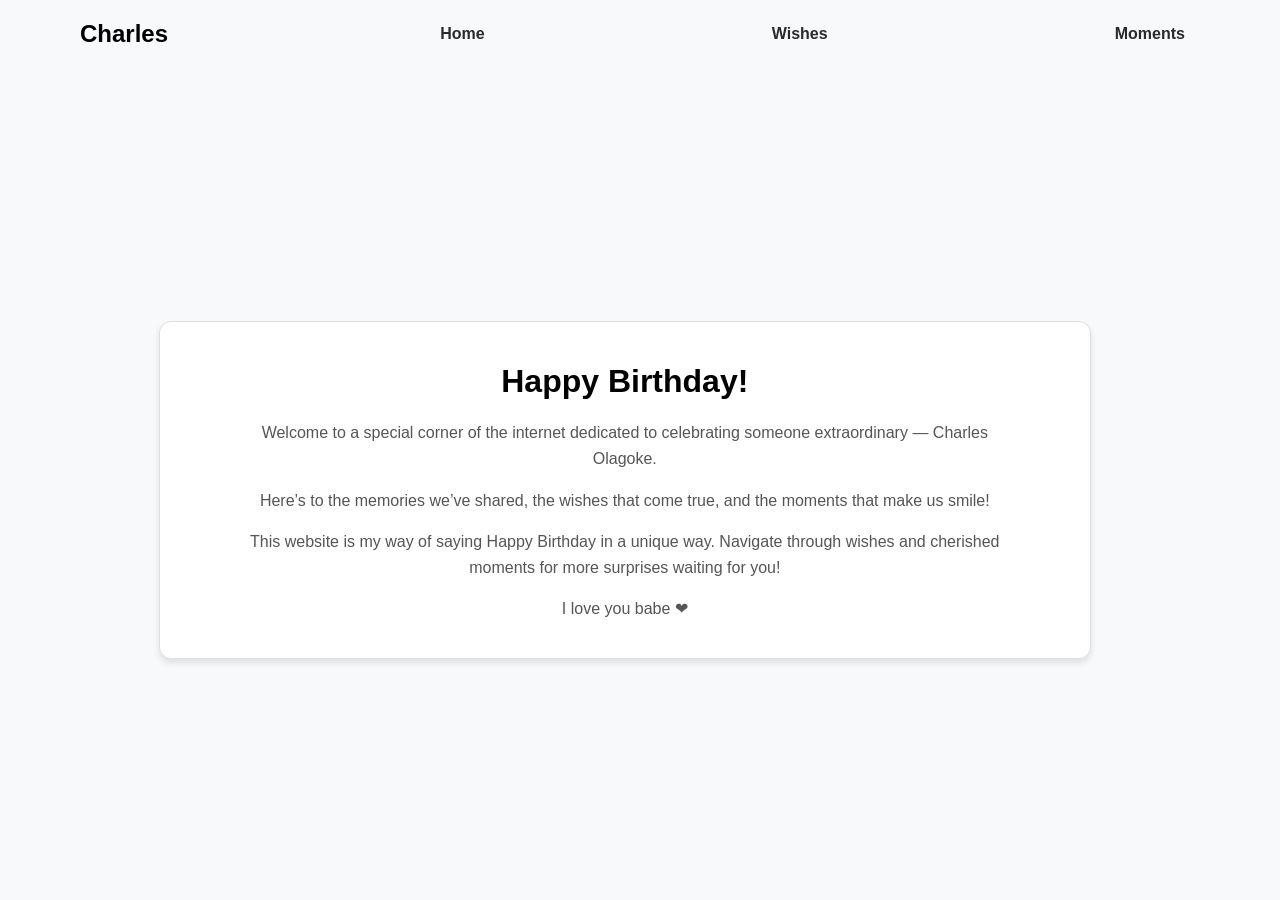
<file: index.html>
<!DOCTYPE html>
<html lang="en">
<head>
    <meta charset="UTF-8">
    <meta name="viewport" content="width=device-width, initial-scale=1.0">
    <title>Home</title>
    <link rel="stylesheet" href="styles.css">
</head>
<body>
    <header>
        <nav>
            <span class="logo">Charles</span>
            <a href="index.html">Home</a>
            <a href="wishes.html">Wishes</a>
            <a href="moments.html">Moments</a>
        </nav>
    </header>
    <main>
        <div class="card large-card">
            <h1>Happy Birthday!</h1>
            <p>Welcome to a special corner of the internet dedicated to celebrating someone extraordinary — Charles Olagoke.</p>
            <p>Here’s to the memories we’ve shared, the wishes that come true, and the moments that make us smile!</p>
            <p>This website is my way of saying Happy Birthday in a unique way. Navigate through wishes and cherished moments for more surprises waiting for you!</p>
             <p>I love you babe ❤</p>
        </div>
    </main>
</body>
</html>
</file>
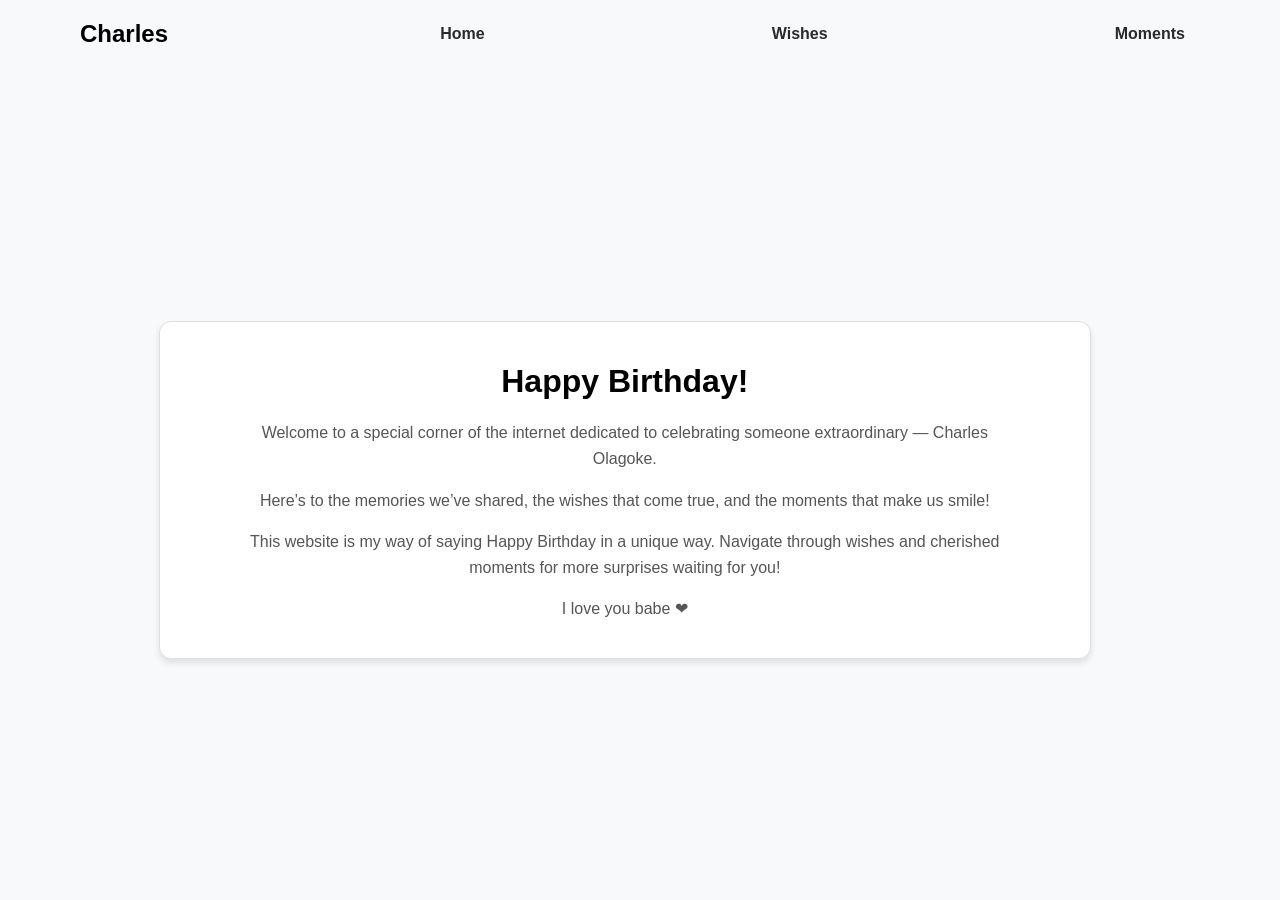
<file: home.html>
<!DOCTYPE html>
<html lang="en">
<head>
    <meta charset="UTF-8">
    <meta name="viewport" content="width=device-width, initial-scale=1.0">
    <title>Home</title>
    <link rel="stylesheet" href="styles.css">
</head>
<body>
    <header>
        <nav>
            <span class="logo">Charles</span>
            <a href="home.html">Home</a>
            <a href="wishes.html">Wishes</a>
            <a href="moments.html">Moments</a>
        </nav>
    </header>
    <main>
        <div class="card large-card">
            <h1>Happy Birthday!</h1>
            <p>Welcome to a special corner of the internet dedicated to celebrating someone extraordinary — Charles Olagoke.</p>
            <p>Here’s to the memories we’ve shared, the wishes that come true, and the moments that make us smile!</p>
            <p>This website is my way of saying Happy Birthday in a unique way. Navigate through wishes and cherished moments for more surprises waiting for you!</p>
             <p>I love you babe ❤</p>
        </div>
    </main>
</body>
</html>
</file>
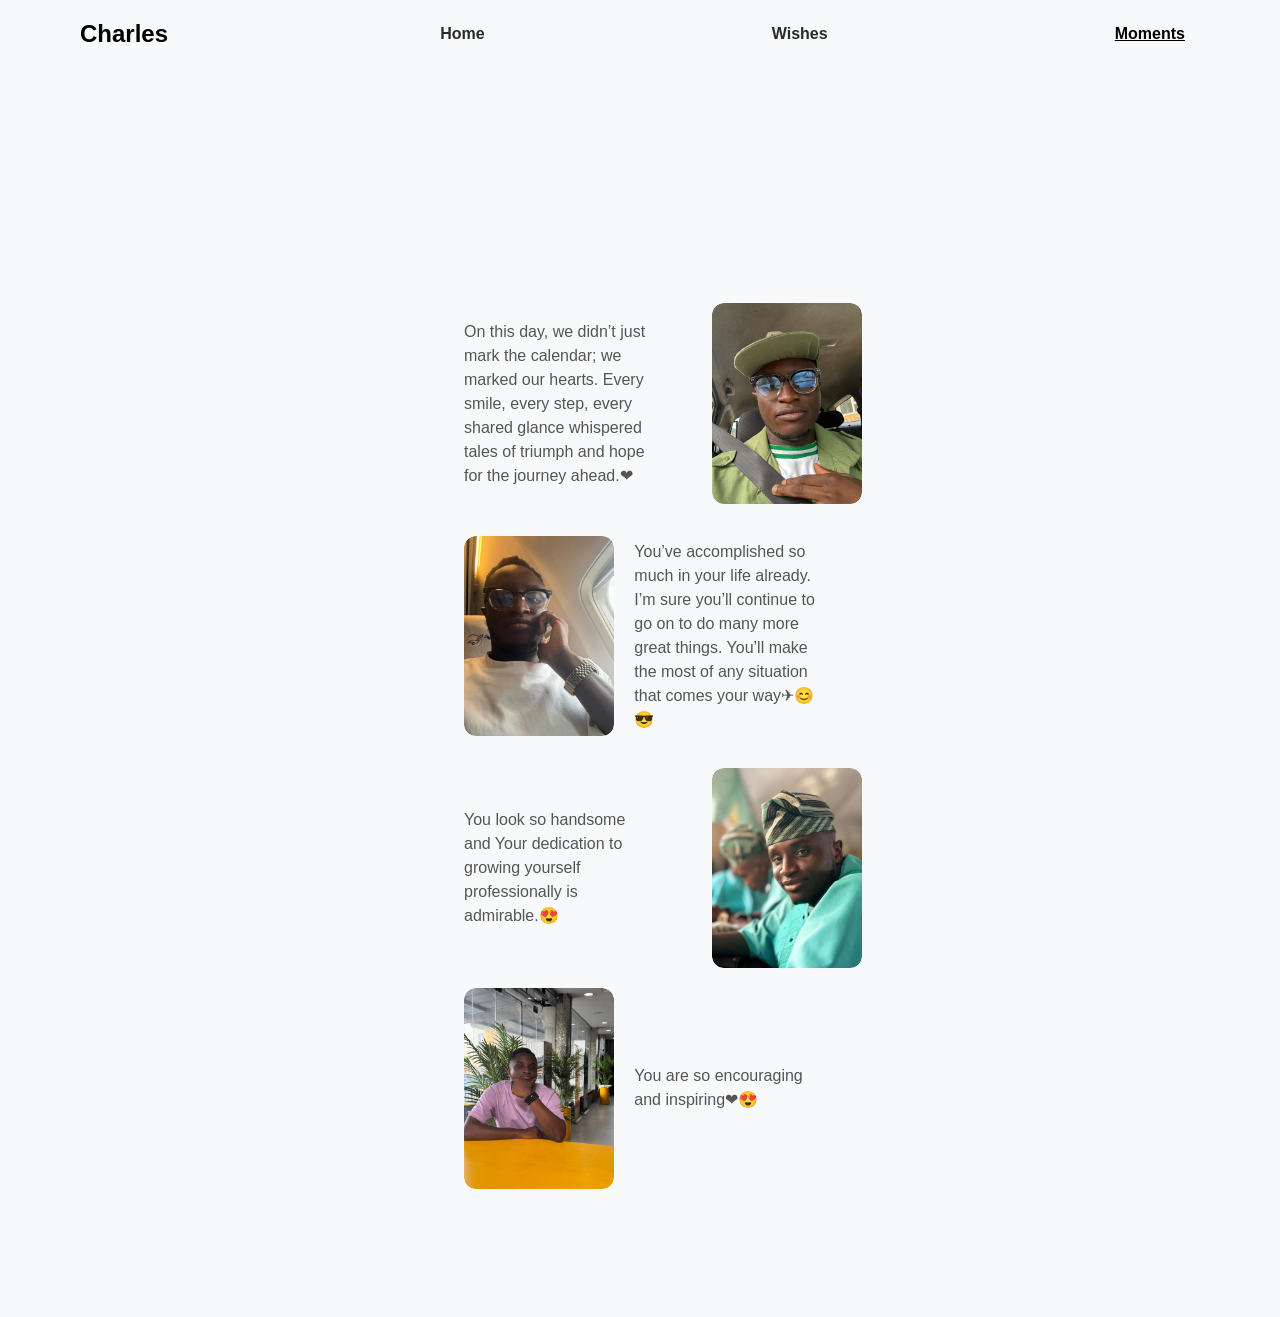
<file: moments.html>
<!DOCTYPE html>
<html lang="en">
<head>
    <meta charset="UTF-8">
    <meta name="viewport" content="width=device-width, initial-scale=1.0">
    <title>Moments</title>
    <link rel="stylesheet" href="styles.css">
</head>
<body>
    <header>
        <nav>
            <span class="logo">Charles</span>
            <a href="index.html">Home</a>
            <a href="wishes.html">Wishes</a>
            <a href="moments.html" class="active">Moments</a>
        </nav>
    </header>
    <main style="padding-top: 50%; padding-left: 30%; padding-bottom: 10%;">
        <div class="moments-container">
            <div class="moment-item">
                <p>On this day, we didn’t just mark the calendar; we marked our hearts. Every smile, every step, every shared glance whispered tales of triumph and hope for the journey ahead.❤</p>
                <div class="moment-image"><img src="images/charles2.jpeg" alt=""></div>
            </div>
            <br>
            <div class="moment-item">
              <div class="moment-image"><img src="images/charles1.jpeg" alt=""></div>

                <p> You’ve accomplished so much in your life already. I’m sure you’ll continue to go on to do many more great things. You’ll make the most of any situation that comes your way✈😊😎</p>
            </div>
            <br>
            <div class="moment-item">
              <p>You look so handsome and Your dedication to growing yourself professionally is admirable.😍</p>

                <div class="moment-image"><img src="images/charles3.jpeg" alt=""></div>

            </div>
            <br>
            <div class="moment-item">
              <div class="moment-image"><img src="images/charles4.jpeg" alt=""></div>

                <p>You are so encouraging and inspiring❤😍

                </p>
            </div>
        </div>
    </main>
</body>
</html>
</file>
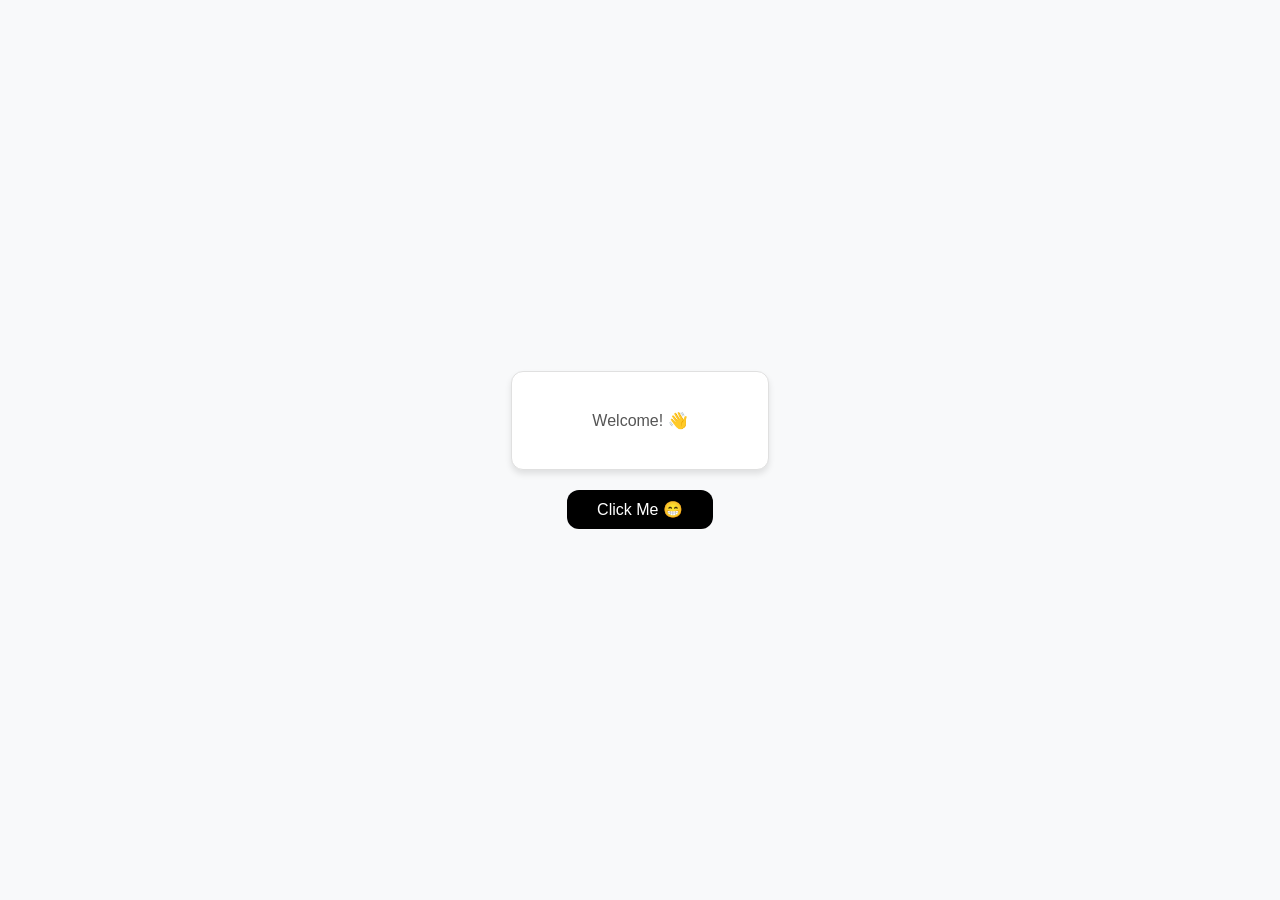
<file: Welcome.html>
<!DOCTYPE html>
<html lang="en">
<head>
  <meta charset="UTF-8">
  <meta name="viewport" content="width=device-width, initial-scale=1.0">
  <title>Welcome</title>
  <link rel="stylesheet" href="styles.css">
</head>
<body>
  <div class="card">
    <p>Welcome! 👋</p>
</div>
<button class="button" onclick="location.href='home.html'">Click Me 😁</button>
</body>
</html>
</file>
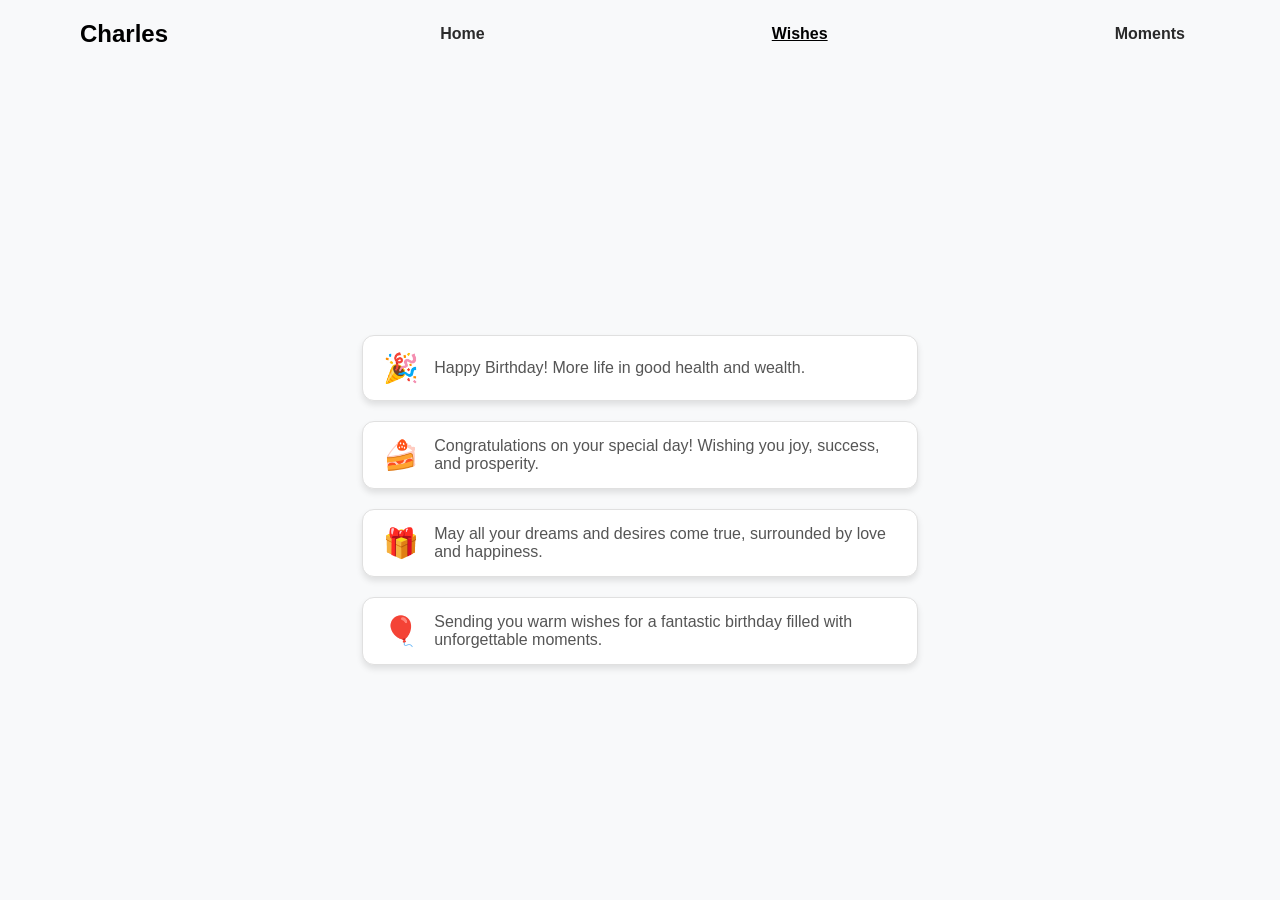
<file: wishes.html>
<!DOCTYPE html>
<html lang="en">
<head>
    <meta charset="UTF-8">
    <meta name="viewport" content="width=device-width, initial-scale=1.0">
    <title>Wishes</title>
    <link rel="stylesheet" href="styles.css">
</head>
<body>
    <header>
        <nav>
            <span class="logo">Charles</span>
            <a href="index.html">Home</a>
            <a href="wishes.html" class="active">Wishes</a>
            <a href="moments.html">Moments</a>
        </nav>
    </header>
    <main>
        <div class="wishes-container">
            <div class="wish-card">
                <span class="emoji">🎉</span>
                <p>Happy Birthday! More life in good health and wealth.</p>
            </div>
            <div class="wish-card">
                <span class="emoji">🍰</span>
                <p>Congratulations on your special day! Wishing you joy, success, and prosperity.</p>
            </div>
            <div class="wish-card">
                <span class="emoji">🎁</span>
                <p>May all your dreams and desires come true, surrounded by love and happiness.</p>
            </div>
            <div class="wish-card">
                <span class="emoji">🎈</span>
                <p>Sending you warm wishes for a fantastic birthday filled with unforgettable moments.</p>
            </div>
        </div>
    </main>
</body>
</html>
</file>
<file: styles.css>
/* General Styles */
body {
  margin: 0;
  font-family: 'Arial', sans-serif;
  background-color: #f8f9fa;
  display: flex;
  flex-direction: column;
  align-items: center;
  justify-content: center;
  height: 100vh;
}

header {
  width: 100%;
  text-align: center;
  background: transparent;
  position: absolute;
  top: 0;
}

nav {
  display: flex;
  justify-content: space-between;
  padding: 20px 80px;
  font-size: 1rem;
  align-items: center;
}

nav a {
  margin: 0 15px;
  text-decoration: none;
  color: #2A2A2A;
  font-weight: bold;
  
}

nav .logo {
  font-weight: bold;
  font-size: 1.5rem;
}

.card {
  background-color: #fff;
  border: 1px solid #e0e0e0;
  border-radius: 12px;
  padding: 20px 80px;
  box-shadow: 0 4px 6px rgba(0, 0, 0, 0.1);
  text-align: center;
  margin-bottom: 20px;
}

.card.large-card {
  width: 80%;
  max-width: 800px;
  margin-top: 100px;
}

.card h1 {
  font-size: 2rem;
  margin-bottom: 20px;
}

.card p {
  font-size: 1rem;
  color: #555;
  line-height: 1.6;
}

.button {
  background-color: black;
  color: #fff;
  border: none;
  border-radius: 12px;
  padding: 10px 30px;
  font-size: 1rem;
  cursor: pointer;
  transition: background-color 0.3s;
}

.button:hover {
  background-color: #555;
}

/* Wishes Page Styles */
.wishes-container {
  display: flex;
  flex-direction: column;
  align-items: center;
  margin-top: 100px;
  gap: 20px;
}

.wish-card {
  display: flex;
  align-items: center;
  background-color: #fff;
  border: 1px solid #e0e0e0;
  border-radius: 12px;
  padding: 15px 20px;
  width: 80%;
  max-width: 600px;
  box-shadow: 0 4px 6px rgba(0, 0, 0, 0.1);
}

.wish-card .emoji {
  font-size: 1.8rem;
  margin-right: 15px;
}

.wish-card p {
  font-size: 1rem;
  color: #555;
  margin: 0;
}

nav a.active {
  color: black;
  text-decoration: underline;
}
/* Moments Page Styles */
.moments-container {
  display: grid;
  grid-template-columns: repeat(2, 1fr);
  gap: 20px;
  padding-top: 80px;
  padding-left: 80px;
}

.moment-item {
  display: flex;
  align-items: center;
  gap: 20px;
}

.moment-item p {
  flex: 10;
  font-size: 1rem;
  line-height: 1.5;
  color: #555;
  margin-right: 10%;
}

.moment-image {
  flex: 8;
  border-radius: 12px;
  overflow: hidden;
}

.moment-image img {
  width: 100%; /* Resizes the image to match the container width */
  height: auto; /* Maintains the image's aspect ratio */
  border-radius: 12px; /* Optional: Rounds the edges of the image */
  display: block;
}
</file>
